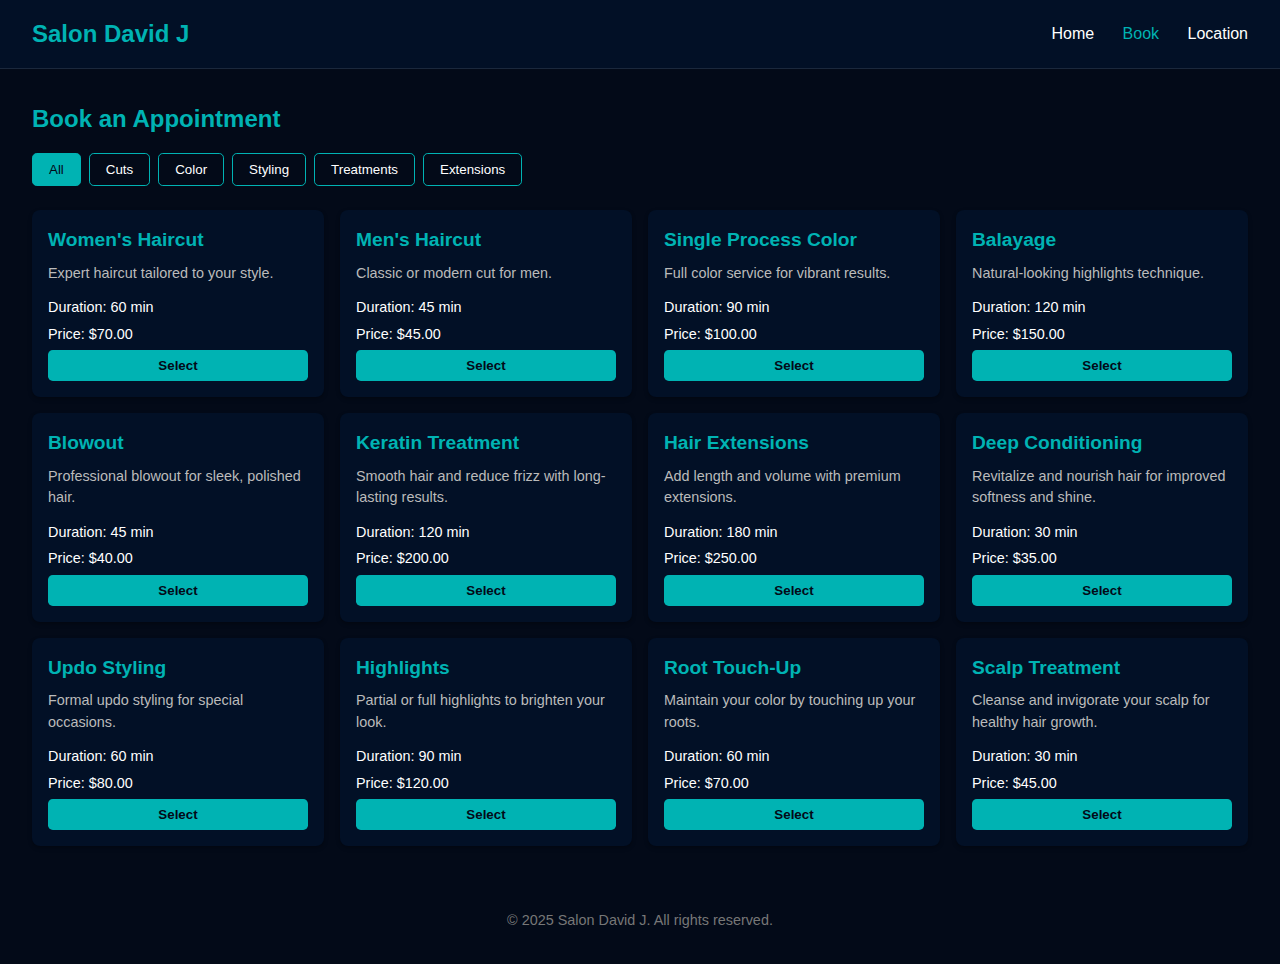
<file: booking.html>
<!DOCTYPE html>
<html lang="en">
<head>
  <meta charset="UTF-8" />
  <meta name="viewport" content="width=device-width, initial-scale=1.0" />
  <title>Salon David J | Book an Appointment</title>
  <link rel="stylesheet" href="style.css" />
</head>
<body>
  <header>
    <div class="logo">Salon David J</div>
    <nav>
      <a href="index.html">Home</a>
      <a href="booking.html" class="active">Book</a>
      <a href="location.html">Location</a>
    </nav>
  </header>
  <main>
    <h2 style="color: #00b3b3; margin-bottom: 1rem;">Book an Appointment</h2>
    <!-- Category selector -->
    <div id="categoryBar" class="category-bar"></div>
    <!-- Services grid -->
    <div id="servicesGrid" class="services-grid"></div>
    <!-- Booking form (will appear when a service is selected) -->
    <div id="bookingFormContainer" style="display: none; margin-top: 2rem;">
      <h3 style="color: #00b3b3; margin-bottom: 0.5rem;">Appointment Details</h3>
      <form id="bookingForm">
        <div style="margin-bottom: 1rem;">
          <label for="appointmentDate">Select Date:</label><br />
          <input type="date" id="appointmentDate" required />
        </div>
        <div style="margin-bottom: 1rem;">
          <label for="appointmentTime">Select Time:</label><br />
          <select id="appointmentTime" required>
            <option value="">--Select time--</option>
          </select>
        </div>
        <div style="margin-bottom: 1rem;">
          <label for="clientName">Your Name:</label><br />
          <input type="text" id="clientName" required />
        </div>
        <div style="margin-bottom: 1rem;">
          <label for="clientEmail">Email:</label><br />
          <input type="email" id="clientEmail" required />
        </div>
        <div style="margin-bottom: 1rem;">
          <label for="clientPhone">Phone:</label><br />
          <input type="tel" id="clientPhone" required />
        </div>
        <div style="margin-bottom: 1rem;">
          <input type="checkbox" id="policyCheck" required />
          <label for="policyCheck" style="font-size: 0.9rem;">I agree to the salon's booking policies.</label>
        </div>
        <!-- deposit note will show depending on service -->
        <div id="depositNote" style="margin-bottom: 1rem; font-size: 0.9rem; color: #ffc107; display: none;"></div>
        <button type="submit" class="btn" id="confirmBtn" disabled>Confirm Appointment</button>
      </form>
    </div>
  </main>
  <footer>
    <p>© 2025 Salon David J. All rights reserved.</p>
  </footer>
  <script src="services.js"></script>
  <script src="booking.js"></script>
</body>
</html>
</file>
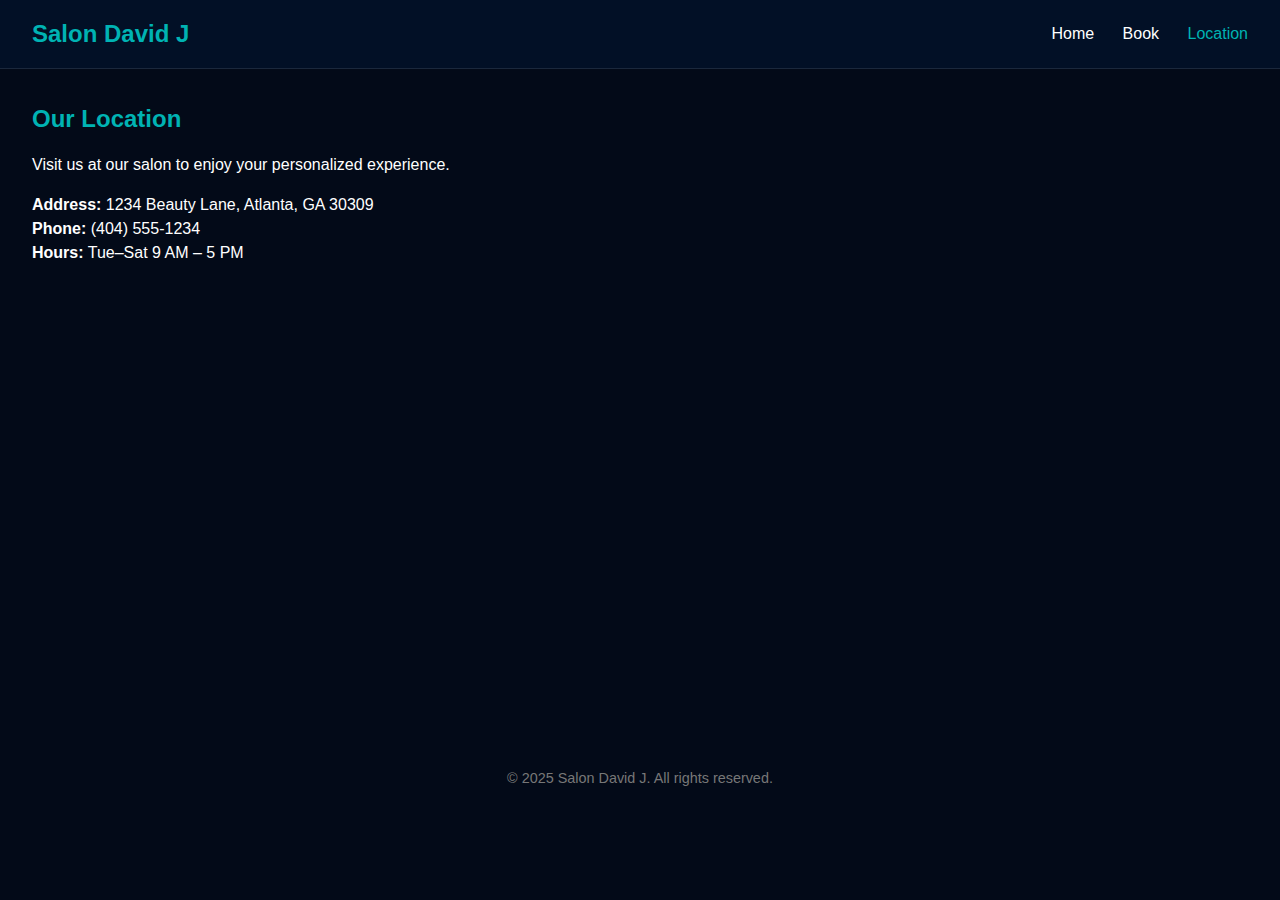
<file: location.html>
<!DOCTYPE html>
<html lang="en">
<head>
  <meta charset="UTF-8" />
  <meta name="viewport" content="width=device-width, initial-scale=1.0" />
  <title>Salon David J | Location</title>
  <link rel="stylesheet" href="style.css" />
</head>
<body>
  <header>
    <div class="logo">Salon David J</div>
    <nav>
      <a href="index.html">Home</a>
      <a href="booking.html">Book</a>
      <a href="location.html" class="active">Location</a>
    </nav>
  </header>
  <main>
    <h2 style="color: #00b3b3; margin-bottom: 1rem;">Our Location</h2>
    <p>Visit us at our salon to enjoy your personalized experience.</p>
    <div style="margin-top: 1rem;">
      <p><strong>Address:</strong> 1234 Beauty Lane, Atlanta, GA 30309</p>
      <p><strong>Phone:</strong> (404) 555-1234</p>
      <p><strong>Hours:</strong> Tue–Sat 9 AM – 5 PM</p>
    </div>
    <div style="margin-top: 2rem;">
      <!-- Placeholder for map embed; in production, embed Google Maps. -->
      <iframe
        title="Salon location map"
        src="https://maps.google.com/maps?q=Atlanta%20GA%2030309&t=&z=13&ie=UTF8&iwloc=&output=embed"
        width="100%"
        height="400"
        style="border:0;border-radius:0.5rem;filter: grayscale(0.3);"
        allowfullscreen
        loading="lazy"
      ></iframe>
    </div>
  </main>
  <footer>
    <p>© 2025 Salon David J. All rights reserved.</p>
  </footer>
</body>
</html>
</file>
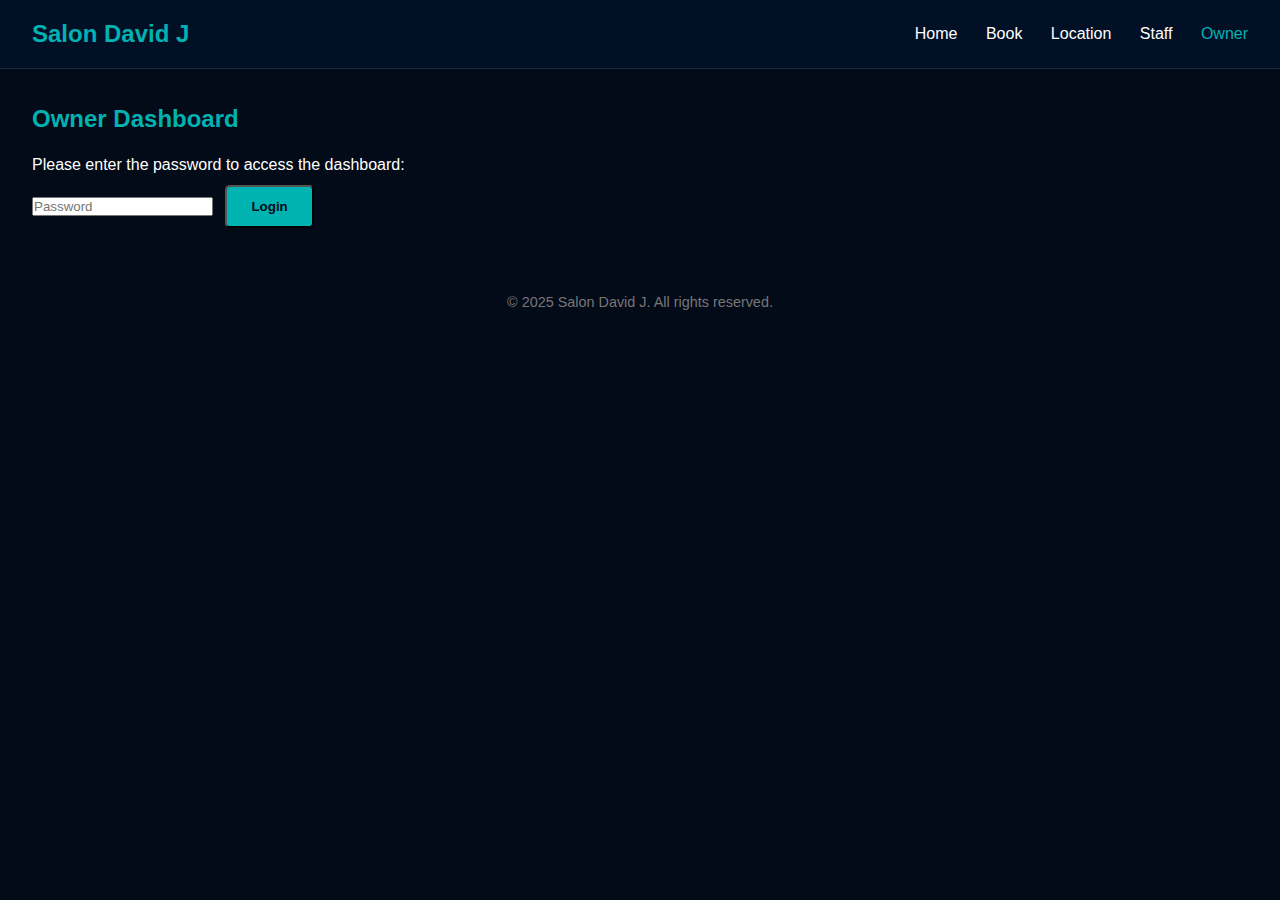
<file: owner.html>
<!DOCTYPE html>
<html lang="en">
<head>
  <meta charset="UTF-8" />
  <meta name="viewport" content="width=device-width, initial-scale=1.0" />
  <title>Salon David J | Owner Dashboard</title>
  <link rel="stylesheet" href="style.css" />
  <style>
    .dashboard {
      display: none;
      margin-top: 1rem;
    }
    .stats {
      display: flex;
      flex-wrap: wrap;
      gap: 1rem;
    }
    .stat-card {
      background-color: #021026;
      padding: 1rem;
      border-radius: 0.5rem;
      flex: 1 1 200px;
      box-shadow: 0 2px 4px rgba(0, 0, 0, 0.3);
    }
    .stat-card h4 {
      color: #00b3b3;
      margin-bottom: 0.3rem;
    }
    .stat-card p {
      font-size: 1.4rem;
      font-weight: bold;
      color: #ffffff;
    }
    .chart-container {
      margin-top: 2rem;
      background-color: #021026;
      border-radius: 0.5rem;
      padding: 1rem;
      box-shadow: 0 2px 4px rgba(0, 0, 0, 0.3);
    }
    .bar-chart {
      display: flex;
      align-items: flex-end;
      height: 200px;
      margin-top: 1rem;
      padding-bottom: 1rem;
    }
    .bar {
      flex: 1;
      margin: 0 5px;
      position: relative;
    }
    .bar div {
      background-color: #00b3b3;
      width: 100%;
      border-radius: 0.2rem 0.2rem 0 0;
      display: flex;
      align-items: flex-end;
      justify-content: center;
      color: #030a18;
      font-size: 0.8rem;
    }
    .bar-label {
      text-align: center;
      margin-top: 0.3rem;
      font-size: 0.8rem;
      color: #bbb;
    }
  </style>
</head>
<body>
  <header>
    <div class="logo">Salon David J</div>
    <nav>
      <a href="index.html">Home</a>
      <a href="booking.html">Book</a>
      <a href="location.html">Location</a>
      <a href="staff.html">Staff</a>
      <a href="owner.html" class="active">Owner</a>
    </nav>
  </header>
  <main>
    <h2 style="color: #00b3b3; margin-bottom: 1rem;">Owner Dashboard</h2>
    <div id="loginSection">
      <p style="margin-bottom: 0.5rem;">Please enter the password to access the dashboard:</p>
      <input type="password" id="ownerPassword" placeholder="Password" />
      <button id="ownerLoginBtn" class="btn" style="margin-left: 0.5rem;">Login</button>
      <p id="loginError" style="color: #e8615a; margin-top: 0.5rem; display: none;">Incorrect password. Please try again.</p>
    </div>
    <div id="dashboard" class="dashboard">
      <div class="stats">
        <div class="stat-card">
          <h4>Total Revenue</h4>
          <p id="totalRevenue">$0</p>
        </div>
        <div class="stat-card">
          <h4>Transactions</h4>
          <p id="transactionsCount">0</p>
        </div>
        <div class="stat-card">
          <h4>Average Sale</h4>
          <p id="averageSale">$0</p>
        </div>
      </div>
      <div class="chart-container">
        <h4 style="color: #00b3b3;">Revenue by Hour</h4>
        <div id="barChart" class="bar-chart"></div>
      </div>
    </div>
  </main>
  <footer>
    <p>© 2025 Salon David J. All rights reserved.</p>
  </footer>
  <script src="services.js"></script>
  <script src="owner.js"></script>
</body>
</html>
</file>
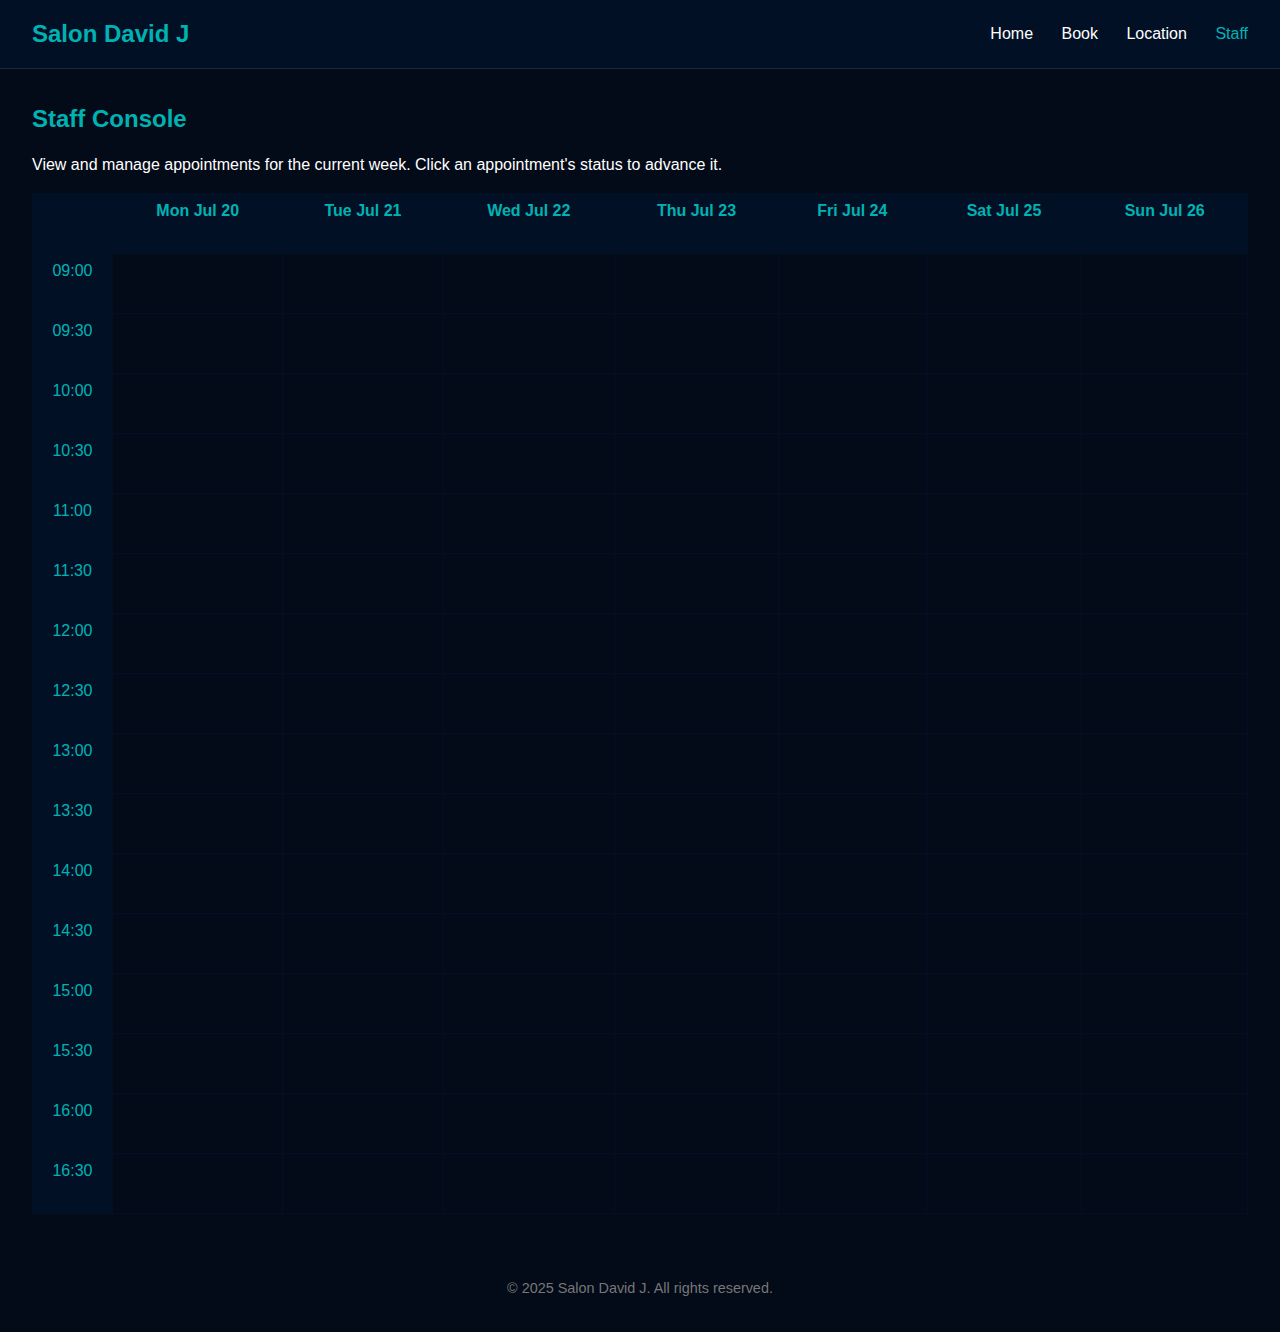
<file: staff.html>
<!DOCTYPE html>
<html lang="en">
<head>
  <meta charset="UTF-8" />
  <meta name="viewport" content="width=device-width, initial-scale=1.0" />
  <title>Salon David J | Staff Console</title>
  <link rel="stylesheet" href="style.css" />
  <style>
    /* Staff-specific styles */
    .calendar-table {
      width: 100%;
      border-collapse: collapse;
      margin-top: 1rem;
    }
    .calendar-table th,
    .calendar-table td {
      border: 1px solid #021026;
      padding: 0.3rem;
      text-align: center;
      vertical-align: top;
      height: 60px;
      position: relative;
    }
    .calendar-table th {
      background-color: #021026;
      color: #00b3b3;
      font-weight: 600;
    }
    .calendar-table td.time {
      background-color: #021026;
      color: #00b3b3;
      font-weight: 500;
      width: 80px;
    }
    .appointment-entry {
      position: absolute;
      top: 2px;
      left: 2px;
      right: 2px;
      bottom: 2px;
      border-radius: 0.25rem;
      padding: 0.15rem;
      font-size: 0.7rem;
      overflow: hidden;
    }
    .status-selector {
      position: absolute;
      bottom: 2px;
      right: 2px;
      font-size: 0.6rem;
      color: #021026;
      background-color: rgba(255, 255, 255, 0.8);
      border-radius: 0.2rem;
      padding: 0.1rem 0.2rem;
      cursor: pointer;
    }
  </style>
</head>
<body>
  <header>
    <div class="logo">Salon David J</div>
    <nav>
      <a href="index.html">Home</a>
      <a href="booking.html">Book</a>
      <a href="location.html">Location</a>
      <a href="staff.html" class="active">Staff</a>
    </nav>
  </header>
  <main>
    <h2 style="color: #00b3b3; margin-bottom: 1rem;">Staff Console</h2>
    <p>View and manage appointments for the current week. Click an appointment's status to advance it.</p>
    <div id="calendarContainer"></div>
  </main>
  <footer>
    <p>© 2025 Salon David J. All rights reserved.</p>
  </footer>
  <script src="services.js"></script>
  <script src="staff.js"></script>
</body>
</html>
</file>
<file: style.css>
/* General Styles */
* {
  box-sizing: border-box;
  margin: 0;
  padding: 0;
}

body {
  font-family: sans-serif;
  background-color: #030a18;
  color: #ffffff;
  line-height: 1.5;
}

header {
  display: flex;
  align-items: center;
  justify-content: space-between;
  padding: 1rem 2rem;
  background-color: #021026;
  border-bottom: 1px solid rgba(255, 255, 255, 0.1);
}

.logo {
  font-size: 1.5rem;
  font-weight: bold;
  color: #00b3b3;
}

nav a {
  
  .logo img {
  height: 40px;
}
color: #ffffff;
  text-decoration: none;
  margin-left: 1.5rem;
  font-weight: 500;
  transition: color 0.3s;
}

nav a:hover,
nav a.active {
  color: #00b3b3;
}

main {
  padding: 2rem;
}

.hero {
  text-align: center;
  padding: 4rem 2rem;
  background-image: linear-gradient(to bottom, rgba(0,0,0,0.5), rgba(0,0,0,0.7)), url('https://images.pexels.com/photos/3993443/pexels-photo-3993443.jpeg');
  background-size: cover;
  background-position: center;
  border-radius: 0.5rem;
  color: #ffffff;
}

.hero h1 {
  font-size: 2.5rem;
  margin-bottom: 1rem;
}

.hero p {
  font-size: 1.2rem;
  margin-bottom: 2rem;
}

.btn {
  display: inline-block;
  padding: 0.75rem 1.5rem;
  background-color: #00b3b3;
  color: #030a18;
  font-weight: bold;
  border-radius: 0.3rem;
  text-decoration: none;
  transition: background-color 0.3s, transform 0.3s;
}

.btn:hover {
  background-color: #009191;
  transform: translateY(-2px);
}

footer {
  text-align: center;
  padding: 2rem;
  font-size: 0.9rem;
  color: #777;
}

/* Booking page styles */
.category-bar {
  display: flex;
  flex-wrap: wrap;
  margin-bottom: 1.5rem;
  gap: 0.5rem;
}

.category-btn {
  padding: 0.5rem 1rem;
  border: 1px solid #00b3b3;
  border-radius: 0.3rem;
  background-color: transparent;
  color: #ffffff;
  cursor: pointer;
  transition: background-color 0.3s, color 0.3s;
}

.category-btn.active,
.category-btn:hover {
  background-color: #00b3b3;
  color: #030a18;
}

.services-grid {
  display: grid;
  grid-template-columns: repeat(auto-fit, minmax(250px, 1fr));
  gap: 1rem;
}

.service-card {
  background-color: #021026;
  border-radius: 0.5rem;
  padding: 1rem;
  display: flex;
  flex-direction: column;
  justify-content: space-between;
  box-shadow: 0 2px 4px rgba(0,0,0,0.3);
}

.service-card h3 {
  font-size: 1.2rem;
  color: #00b3b3;
  margin-bottom: 0.5rem;
}

.service-card p {
  font-size: 0.9rem;
  margin-bottom: 0.8rem;
  color: #bbb;
}

.service-info {
  margin-top: auto;
}

.service-info span {
  display: block;
  font-size: 0.9rem;
  color: #fff;
  margin-bottom: 0.3rem;
}

.select-btn {
  padding: 0.5rem;
  background-color: #00b3b3;
  color: #030a18;
  border: none;
  border-radius: 0.3rem;
  font-weight: bold;
  cursor: pointer;
  transition: background-color 0.3s, transform 0.3s;
}

.select-btn:hover {
  background-color: #009191;
  transform: translateY(-2px);
}

/* Responsive adjustments */
@media (max-width: 600px) {
  .hero h1 {
    font-size: 1.8rem;
  }
  .hero p {
    font-size: 1rem;
  }
}
</file>
